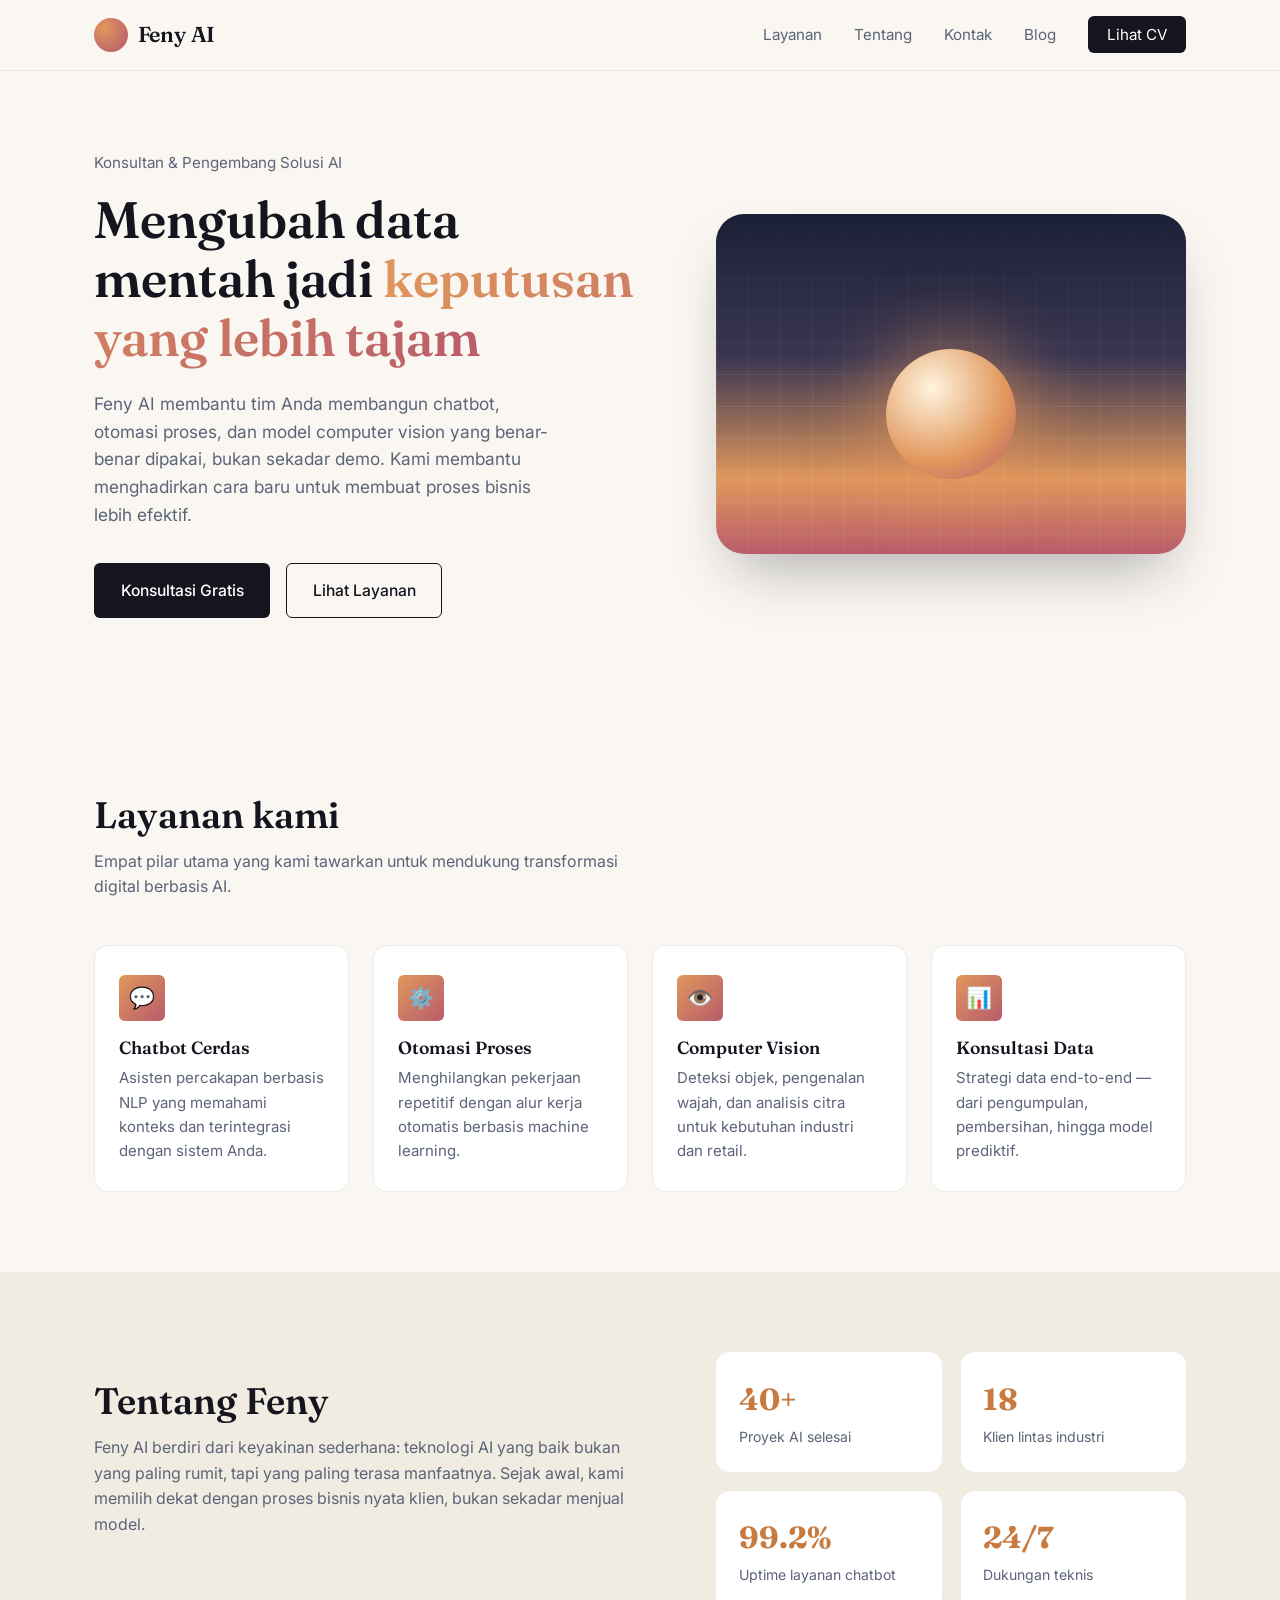
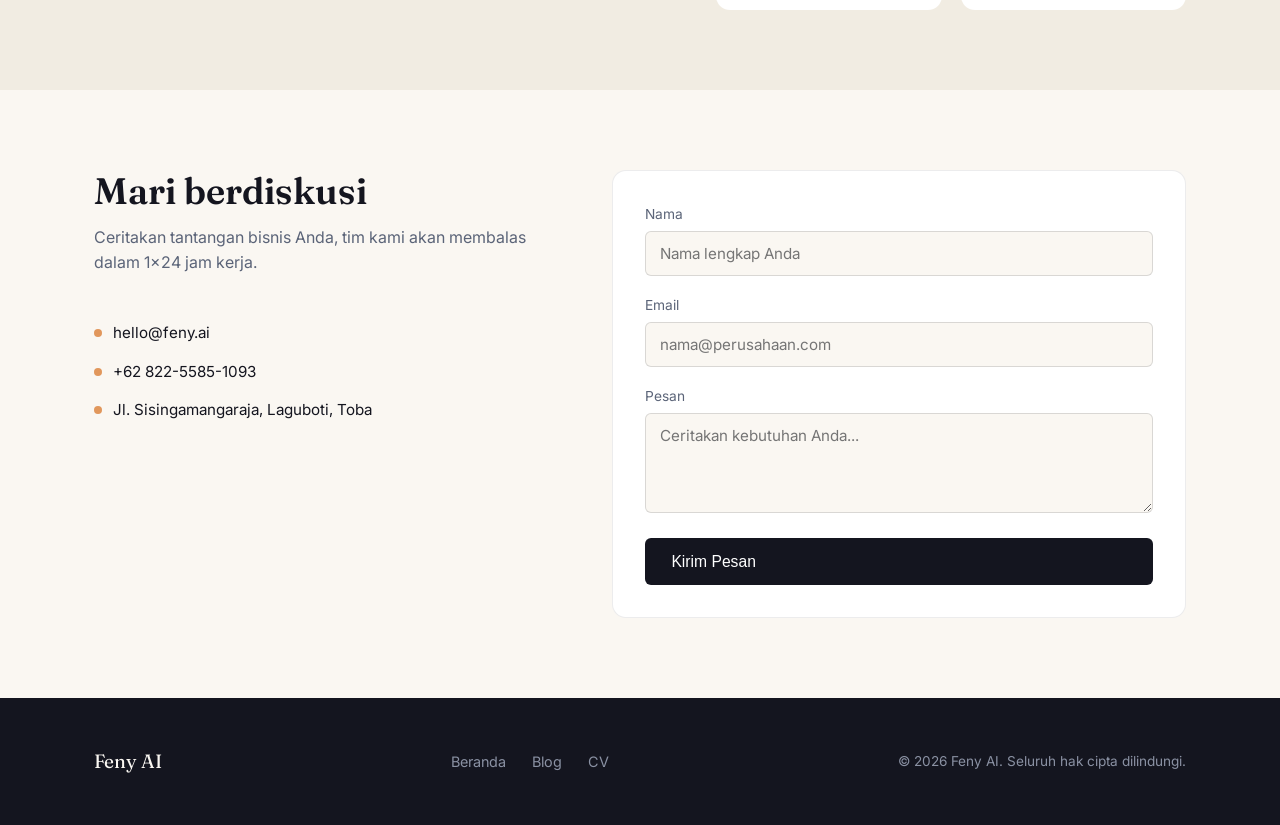
<file: index.html>
<!DOCTYPE html>
<html lang="id">
<head>
  <meta charset="UTF-8" />
  <meta name="viewport" content="width=device-width, initial-scale=1.0" />
  <title>Feny AI — Solusi Kecerdasan Buatan untuk Bisnis Anda</title>
  <meta name="description" content="Feny AI membantu perusahaan mengotomasi proses, membangun chatbot cerdas, dan mengambil keputusan berbasis data." />

  <!-- Google Fonts: Fraunces (display) & Inter (body) -->
  <link rel="preconnect" href="https://fonts.googleapis.com" />
  <link href="https://fonts.googleapis.com/css2?family=Fraunces:wght@500;600;700&family=Inter:wght@400;500;600&display=swap" rel="stylesheet" />

  <!-- External CSS murni (tanpa framework) -->
  <link rel="stylesheet" href="assets/css/style.css" />
</head>
<body>

  <!-- ===================== NAVBAR ===================== -->
  <header class="navbar">
    <div class="container navbar__inner">
      <a href="index.html" class="brand">
        <span class="brand__mark" aria-hidden="true"></span>
        Feny AI
      </a>

      <nav aria-label="Navigasi utama">
        <ul class="nav-links" id="navLinks">
          <li><a href="#layanan">Layanan</a></li>
          <li><a href="#tentang">Tentang</a></li>
          <li><a href="#kontak">Kontak</a></li>
          <li><a href="blog.html">Blog</a></li>
          <li><a href="cv.html" class="nav-cta">Lihat CV</a></li>
        </ul>
      </nav>

      <button class="nav-toggle" id="navToggle" aria-label="Buka menu navigasi" aria-expanded="false">☰</button>
    </div>
  </header>

  <main>

    <!-- ===================== HERO ===================== -->
    <section class="hero">
      <div class="container hero__inner">
        <div class="hero__content">
          <p class="eyebrow-note">Konsultan &amp; Pengembang Solusi AI</p>
          <h1>Mengubah data mentah jadi <em>keputusan yang lebih tajam</em></h1>
          <p class="lede">
            Feny AI membantu tim Anda membangun chatbot, otomasi proses, dan model computer vision
yang benar-benar dipakai, bukan sekadar demo. Kami membantu menghadirkan cara baru untuk membuat proses bisnis lebih efektif.
          </p>
          <div class="hero__actions">
            <a href="#kontak" class="btn btn-primary">Konsultasi Gratis</a>
            <a href="#layanan" class="btn btn-outline">Lihat Layanan</a>
          </div>
        </div>

        <!-- Visual dekoratif "horizon" — CSS murni, merepresentasikan fajar & insight AI -->
        <div class="horizon" aria-hidden="true">
          <div class="horizon__grid"></div>
          <div class="horizon__sun"></div>
        </div>
      </div>
    </section>

    <!-- ===================== LAYANAN ===================== -->
    <section id="layanan" class="section">
      <div class="container">
        <div class="section-head">
          <h2>Layanan kami</h2>
          <p>Empat pilar utama yang kami tawarkan untuk mendukung transformasi digital berbasis AI.</p>
        </div>

        <div class="layanan-grid">
          <article class="card-layanan">
            <div class="card-layanan__icon">💬</div>
            <h3>Chatbot Cerdas</h3>
            <p>Asisten percakapan berbasis NLP yang memahami konteks dan terintegrasi dengan sistem Anda.</p>
          </article>

          <article class="card-layanan">
            <div class="card-layanan__icon">⚙️</div>
            <h3>Otomasi Proses</h3>
            <p>Menghilangkan pekerjaan repetitif dengan alur kerja otomatis berbasis machine learning.</p>
          </article>

          <article class="card-layanan">
            <div class="card-layanan__icon">👁️</div>
            <h3>Computer Vision</h3>
            <p>Deteksi objek, pengenalan wajah, dan analisis citra untuk kebutuhan industri dan retail.</p>
          </article>

          <article class="card-layanan">
            <div class="card-layanan__icon">📊</div>
            <h3>Konsultasi Data</h3>
            <p>Strategi data end-to-end — dari pengumpulan, pembersihan, hingga model prediktif.</p>
          </article>
        </div>
      </div>
    </section>

    <!-- ===================== TENTANG ===================== -->
    <section id="tentang" class="section tentang">
      <div class="container tentang__inner">
        <div class="tentang__text">
          <div class="section-head">
            <h2>Tentang Feny </h2>
            <p>
              Feny AI berdiri dari keyakinan sederhana: teknologi AI yang baik bukan yang paling rumit,
              tapi yang paling terasa manfaatnya. Sejak awal, kami memilih dekat dengan proses bisnis nyata
              klien, bukan sekadar menjual model.
            </p>
          </div>
        </div>

        <div class="tentang__stats">
          <div class="stat">
            <strong>40+</strong>
            <span>Proyek AI selesai</span>
          </div>
          <div class="stat">
            <strong>18</strong>
            <span>Klien lintas industri</span>
          </div>
          <div class="stat">
            <strong>99.2%</strong>
            <span>Uptime layanan chatbot</span>
          </div>
          <div class="stat">
            <strong>24/7</strong>
            <span>Dukungan teknis</span>
          </div>
        </div>
      </div>
    </section>

    <!-- ===================== KONTAK ===================== -->
    <section id="kontak" class="section">
      <div class="container kontak__inner">
        <div class="kontak__info">
          <div class="section-head">
            <h2>Mari berdiskusi</h2>
            <p>Ceritakan tantangan bisnis Anda, tim kami akan membalas dalam 1x24 jam kerja.</p>
          </div>

          <ul class="kontak__list">
            <li><span class="dot" aria-hidden="true"></span> hello@feny.ai</li>
            <li><span class="dot" aria-hidden="true"></span> +62 822-5585-1093</li>
            <li><span class="dot" aria-hidden="true"></span> Jl. Sisingamangaraja, Laguboti, Toba</li>
          </ul>
        </div>

        <form class="kontak-form" action="#" method="post">
          <div class="field">
            <label for="nama">Nama</label>
            <input type="text" id="nama" name="nama" placeholder="Nama lengkap Anda" required />
          </div>
          <div class="field">
            <label for="email">Email</label>
            <input type="email" id="email" name="email" placeholder="nama@perusahaan.com" required />
          </div>
          <div class="field">
            <label for="pesan">Pesan</label>
            <textarea id="pesan" name="pesan" placeholder="Ceritakan kebutuhan Anda..." required></textarea>
          </div>
          <button type="submit" class="btn btn-primary">Kirim Pesan</button>
        </form>
      </div>
    </section>

  </main>

  <!-- ===================== FOOTER ===================== -->
  <footer class="site-footer">
    <div class="container footer__inner">
      <span class="footer__brand">Feny AI</span>

      <ul class="footer__links">
        <li><a href="index.html">Beranda</a></li>
        <li><a href="blog.html">Blog</a></li>
        <li><a href="cv.html">CV</a></li>
      </ul>

      <span class="footer__copy">&copy; 2026 Feny AI. Seluruh hak cipta dilindungi.</span>
    </div>
  </footer>

  <script>
    // Toggle menu navigasi pada tampilan mobile
    const navToggle = document.getElementById('navToggle');
    const navLinks = document.getElementById('navLinks');
    navToggle.addEventListener('click', () => {
      const isOpen = navLinks.classList.toggle('is-open');
      navToggle.setAttribute('aria-expanded', isOpen);
    });
  </script>
</body>
</html>
</file>
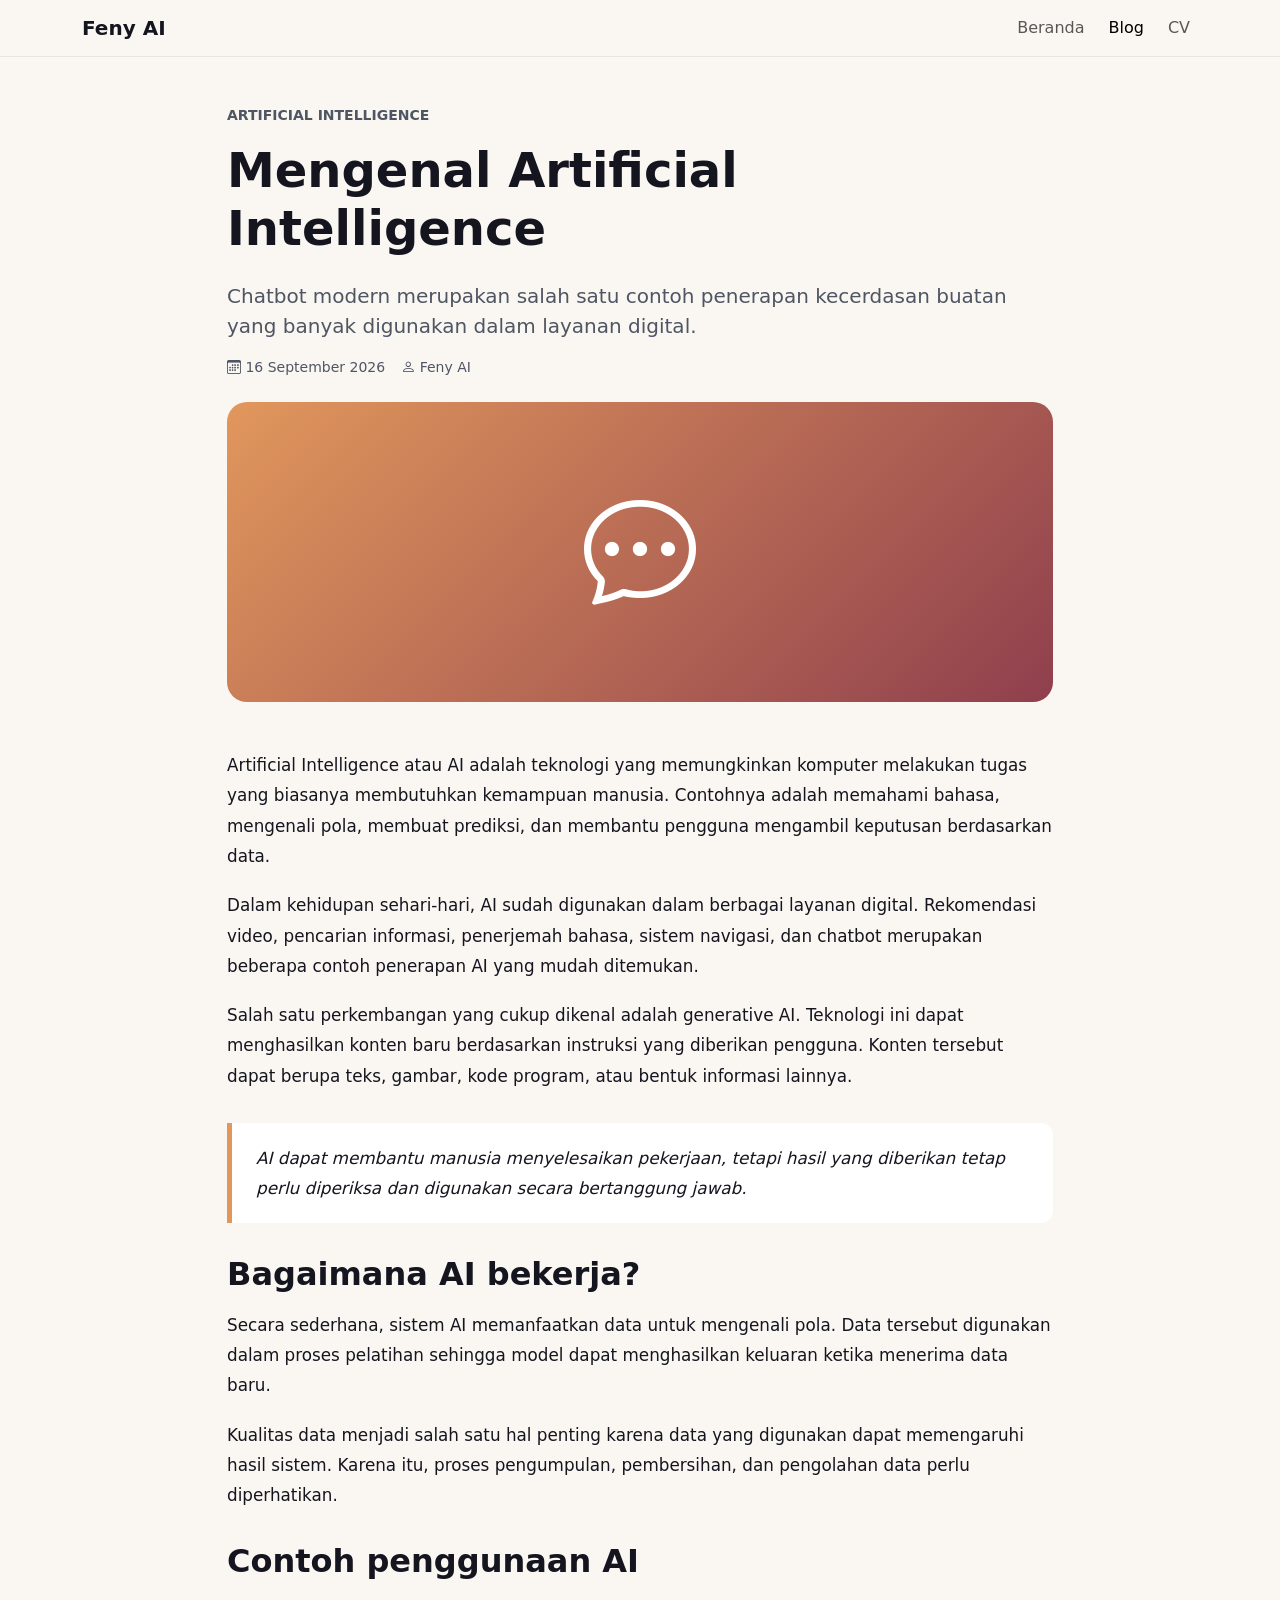
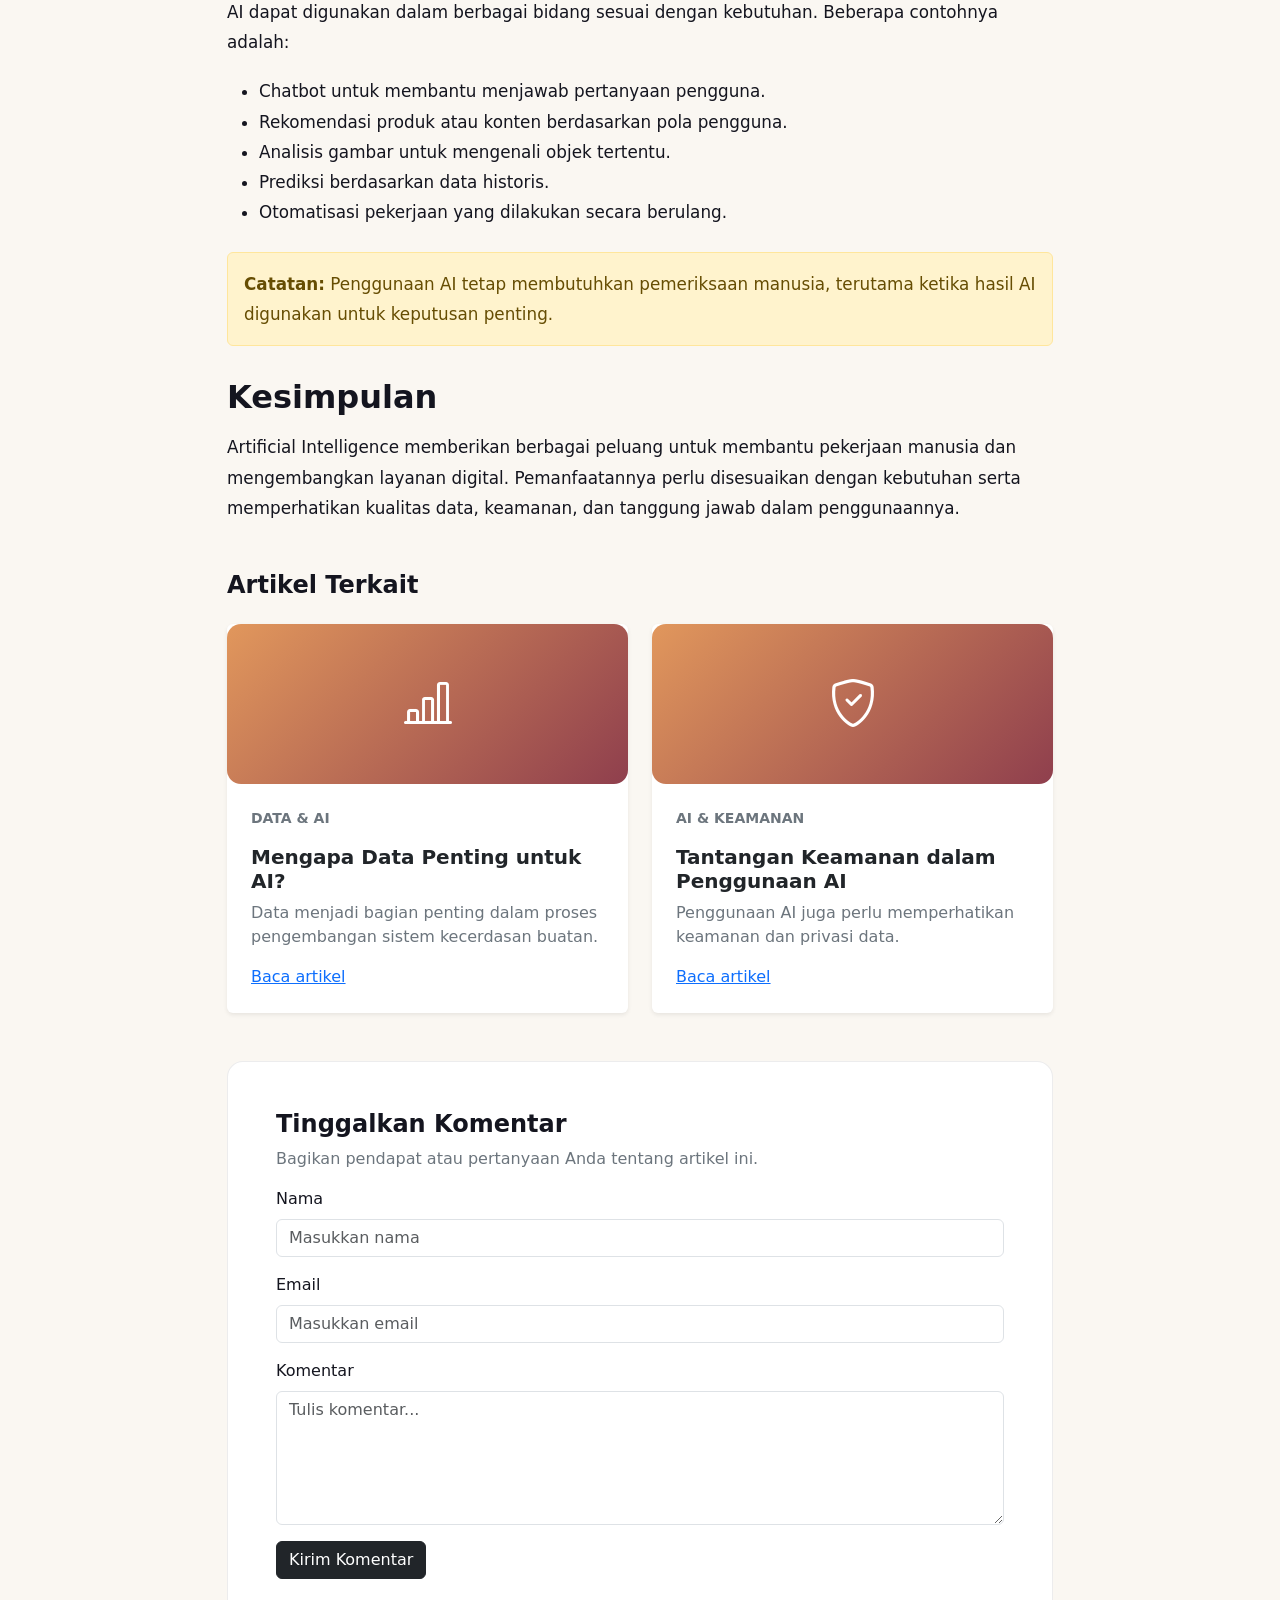
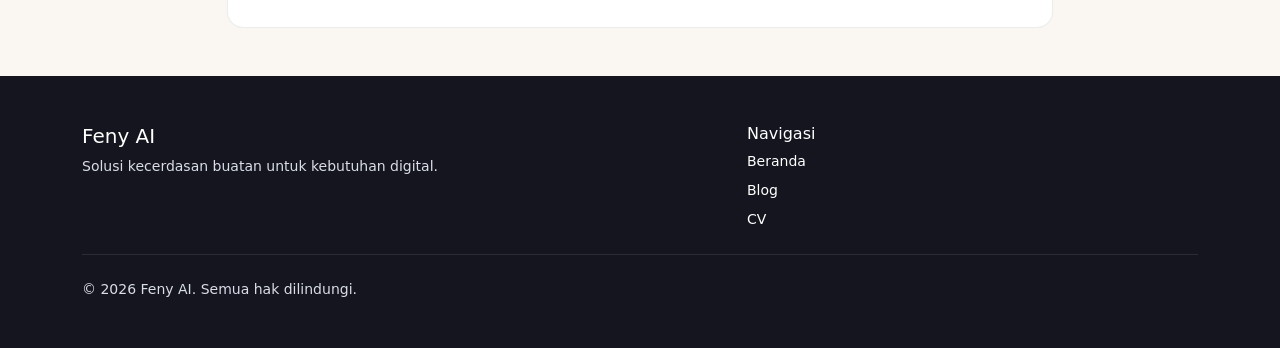
<file: blog-detail.html>
<!DOCTYPE html>
<html lang="id">
<head>
  <meta charset="UTF-8">
  <meta name="viewport" content="width=device-width, initial-scale=1.0">

  <title>Artificial Intelligence | Feny AI</title>

  <meta
    name="description"
    content="Artikel Feny AI tentang Artificial Intelligence, cara kerja AI, contoh penggunaan, data, dan pemanfaatan AI secara bertanggung jawab."
  >

  <!-- Bootstrap 5 -->
  <link
    href="https://cdn.jsdelivr.net/npm/bootstrap@5.3.3/dist/css/bootstrap.min.css"
    rel="stylesheet"
  >

  <!-- Bootstrap Icons -->
  <link
    rel="stylesheet"
    href="https://cdn.jsdelivr.net/npm/bootstrap-icons@1.11.3/font/bootstrap-icons.min.css"
  >

  <style>
    :root {
      --ak-ink: #14151f;
      --ak-amber: #e1975c;
      --ak-amber-deep: #7a4a1e;
      --ak-rose: #8f3f4d;
      --ak-cream: #faf7f2;
      --ak-muted: #4f5663;
      --ak-light: #d9dde8;
    }

    body {
      background-color: var(--ak-cream);
      color: var(--ak-ink);
    }

    .blog-navbar {
      background-color: rgba(250, 247, 242, 0.96);
      border-bottom: 1px solid rgba(20, 21, 31, 0.08);
    }

    .brand {
      color: var(--ak-ink);
      font-weight: 700;
      text-decoration: none;
    }

    .brand:hover {
      color: var(--ak-amber-deep);
    }

    .article-container {
      max-width: 850px;
    }

    .article-header .text-secondary {
      color: var(--ak-muted) !important;
    }

    .cover-detail {
      min-height: 300px;
      border-radius: 20px;
      display: flex;
      align-items: center;
      justify-content: center;

      background: linear-gradient(
        135deg,
        var(--ak-amber),
        var(--ak-rose)
      );

      color: #ffffff;
      overflow: hidden;
    }

    .cover-detail i {
      font-size: 7rem;
    }

    .article-content {
      line-height: 1.8;
      font-size: 1.05rem;
    }

    .article-content h2 {
      margin-top: 2rem;
      margin-bottom: 1rem;
      font-weight: 700;
    }

    .article-content p {
      margin-bottom: 1.2rem;
    }

    .article-content blockquote {
      margin: 2rem 0;
      padding: 1.25rem 1.5rem;
      border-left: 5px solid var(--ak-amber);
      background-color: #ffffff;
      border-radius: 0 12px 12px 0;
    }

    .article-content blockquote p {
      margin-bottom: 0;
      font-style: italic;
    }

    .related-cover {
      min-height: 160px;
      border-radius: 14px;
      display: flex;
      align-items: center;
      justify-content: center;

      background: linear-gradient(
        135deg,
        var(--ak-amber),
        var(--ak-rose)
      );

      color: #ffffff;
    }

    .related-cover i {
      font-size: 3rem;
    }

    .comment-form {
      background-color: #ffffff;
      border-radius: 16px;
      border: 1px solid rgba(20, 21, 31, 0.08);
    }

    .site-footer {
      background-color: var(--ak-ink);
    }

    .site-footer .text-secondary {
      color: var(--ak-light) !important;
    }

    .footer-link {
      color: #ffffff;
      text-decoration: none;
    }

    .footer-link:hover {
      color: #f0c9a7;
    }

    .footer-title {
      color: #ffffff;
    }
  </style>
</head>

<body>

  <!-- Navbar -->
  <nav class="navbar navbar-expand-lg blog-navbar sticky-top">
    <div class="container">

      <a class="navbar-brand brand" href="index.html">
        Feny AI
      </a>

      <button
        class="navbar-toggler"
        type="button"
        data-bs-toggle="collapse"
        data-bs-target="#mainNavbar"
        aria-controls="mainNavbar"
        aria-expanded="false"
        aria-label="Buka navigasi"
      >
        <span class="navbar-toggler-icon"></span>
      </button>

      <div class="collapse navbar-collapse" id="mainNavbar">

        <ul class="navbar-nav ms-auto align-items-lg-center gap-lg-2">

          <li class="nav-item">
            <a class="nav-link" href="index.html">
              Beranda
            </a>
          </li>

          <li class="nav-item">
            <a class="nav-link active" href="blog.html">
              Blog
            </a>
          </li>

          <li class="nav-item">
            <a class="nav-link" href="cv.html">
              CV
            </a>
          </li>

        </ul>

      </div>
    </div>
  </nav>

  <!-- Artikel -->
  <main class="container article-container py-5">

    <header class="article-header">

      <p class="small text-uppercase fw-semibold text-secondary">
        Artificial Intelligence
      </p>

      <h1 class="display-5 fw-bold mt-2">
        Mengenal Artificial Intelligence
      </h1>

      <p class="lead mt-4 text-secondary">
        Chatbot modern merupakan salah satu contoh penerapan
        kecerdasan buatan yang banyak digunakan dalam layanan digital.
      </p>

      <div class="d-flex flex-wrap gap-3 small text-secondary mt-3">

        <span>
          <i class="bi bi-calendar3"></i>
          16 September 2026
        </span>

        <span>
          <i class="bi bi-person"></i>
          Feny AI
        </span>

      </div>

    </header>

    <!-- Cover -->
    <div
      class="cover-detail mt-4"
      aria-hidden="true"
    >
      <i
        class="bi bi-chat-dots"
        aria-hidden="true"
      ></i>
    </div>

    <!-- Isi artikel -->
    <article class="article-content mt-5">

      <p>
        Artificial Intelligence atau AI adalah teknologi yang
        memungkinkan komputer melakukan tugas yang biasanya
        membutuhkan kemampuan manusia. Contohnya adalah memahami
        bahasa, mengenali pola, membuat prediksi, dan membantu
        pengguna mengambil keputusan berdasarkan data.
      </p>

      <p>
        Dalam kehidupan sehari-hari, AI sudah digunakan dalam
        berbagai layanan digital. Rekomendasi video, pencarian
        informasi, penerjemah bahasa, sistem navigasi, dan chatbot
        merupakan beberapa contoh penerapan AI yang mudah ditemukan.
      </p>

      <p>
        Salah satu perkembangan yang cukup dikenal adalah
        generative AI. Teknologi ini dapat menghasilkan konten
        baru berdasarkan instruksi yang diberikan pengguna.
        Konten tersebut dapat berupa teks, gambar, kode program,
        atau bentuk informasi lainnya.
      </p>

      <blockquote>

        <p>
          AI dapat membantu manusia menyelesaikan pekerjaan,
          tetapi hasil yang diberikan tetap perlu diperiksa
          dan digunakan secara bertanggung jawab.
        </p>

      </blockquote>

      <h2>
        Bagaimana AI bekerja?
      </h2>

      <p>
        Secara sederhana, sistem AI memanfaatkan data untuk
        mengenali pola. Data tersebut digunakan dalam proses
        pelatihan sehingga model dapat menghasilkan keluaran
        ketika menerima data baru.
      </p>

      <p>
        Kualitas data menjadi salah satu hal penting karena
        data yang digunakan dapat memengaruhi hasil sistem.
        Karena itu, proses pengumpulan, pembersihan, dan
        pengolahan data perlu diperhatikan.
      </p>

      <h2>
        Contoh penggunaan AI
      </h2>

      <p>
        AI dapat digunakan dalam berbagai bidang sesuai dengan
        kebutuhan. Beberapa contohnya adalah:
      </p>

      <ul>
        <li>
          Chatbot untuk membantu menjawab pertanyaan pengguna.
        </li>

        <li>
          Rekomendasi produk atau konten berdasarkan pola pengguna.
        </li>

        <li>
          Analisis gambar untuk mengenali objek tertentu.
        </li>

        <li>
          Prediksi berdasarkan data historis.
        </li>

        <li>
          Otomatisasi pekerjaan yang dilakukan secara berulang.
        </li>
      </ul>

      <!-- Alert -->
      <div
        class="alert alert-warning mt-4"
        role="alert"
      >
        <strong>Catatan:</strong>
        Penggunaan AI tetap membutuhkan pemeriksaan manusia,
        terutama ketika hasil AI digunakan untuk keputusan penting.
      </div>

      <h2>
        Kesimpulan
      </h2>

      <p>
        Artificial Intelligence memberikan berbagai peluang
        untuk membantu pekerjaan manusia dan mengembangkan
        layanan digital. Pemanfaatannya perlu disesuaikan
        dengan kebutuhan serta memperhatikan kualitas data,
        keamanan, dan tanggung jawab dalam penggunaannya.
      </p>

    </article>

    <!-- Artikel terkait -->
    <section class="mt-5">

      <h2 class="h4 fw-bold mb-4">
        Artikel Terkait
      </h2>

      <div class="row g-4">

        <!-- Artikel terkait 1 -->
        <div class="col-md-6">

          <article class="card h-100 border-0 shadow-sm">

            <div
              class="related-cover"
              aria-hidden="true"
            >
              <i class="bi bi-bar-chart-line"></i>
            </div>

            <div class="card-body p-4">

              <p class="small text-uppercase text-secondary fw-semibold">
                Data & AI
              </p>

              <h3 class="h5 fw-bold">
                Mengapa Data Penting untuk AI?
              </h3>

              <p class="text-secondary">
                Data menjadi bagian penting dalam proses
                pengembangan sistem kecerdasan buatan.
              </p>

              <a
                href="blog-detail.html"
                class="stretched-link"
              >
                Baca artikel
              </a>

            </div>

          </article>

        </div>

        <!-- Artikel terkait 2 -->
        <div class="col-md-6">

          <article class="card h-100 border-0 shadow-sm">

            <div
              class="related-cover"
              aria-hidden="true"
            >
              <i class="bi bi-shield-check"></i>
            </div>

            <div class="card-body p-4">

              <p class="small text-uppercase text-secondary fw-semibold">
                AI & Keamanan
              </p>

              <h3 class="h5 fw-bold">
                Tantangan Keamanan dalam Penggunaan AI
              </h3>

              <p class="text-secondary">
                Penggunaan AI juga perlu memperhatikan
                keamanan dan privasi data.
              </p>

              <a
                href="blog-detail.html"
                class="stretched-link"
              >
                Baca artikel
              </a>

            </div>

          </article>

        </div>

      </div>

    </section>

    <!-- Form komentar -->
    <section class="comment-form p-4 p-md-5 mt-5">

      <h2 class="h4 fw-bold">
        Tinggalkan Komentar
      </h2>

      <p class="text-secondary">
        Bagikan pendapat atau pertanyaan Anda tentang artikel ini.
      </p>

      <form>

        <div class="mb-3">

          <label
            for="nama"
            class="form-label"
          >
            Nama
          </label>

          <input
            type="text"
            class="form-control"
            id="nama"
            name="nama"
            placeholder="Masukkan nama"
            required
          >

        </div>

        <div class="mb-3">

          <label
            for="email"
            class="form-label"
          >
            Email
          </label>

          <input
            type="email"
            class="form-control"
            id="email"
            name="email"
            placeholder="Masukkan email"
            required
          >

        </div>

        <div class="mb-3">

          <label
            for="komentar"
            class="form-label"
          >
            Komentar
          </label>

          <textarea
            class="form-control"
            id="komentar"
            name="komentar"
            rows="5"
            placeholder="Tulis komentar..."
            required
          ></textarea>

        </div>

        <button
          type="submit"
          class="btn btn-dark"
        >
          Kirim Komentar
        </button>

      </form>

    </section>

  </main>

  <!-- Footer -->
  <footer class="site-footer py-5">

    <div class="container">

      <div class="row g-4">

        <div class="col-md-7">

          <h2 class="h5 footer-title">
            Feny AI
          </h2>

          <p class="small text-secondary mb-0 mt-2">
            Solusi kecerdasan buatan untuk kebutuhan digital.
          </p>

        </div>

        <div class="col-md-5">

          <h2 class="h6 footer-title">
            Navigasi
          </h2>

          <p class="small mb-0">

            <a
              href="index.html"
              class="footer-link"
            >
              Beranda
            </a>

          </p>

          <p class="small mb-0 mt-2">

            <a
              href="blog.html"
              class="footer-link"
            >
              Blog
            </a>

          </p>

          <p class="small mb-0 mt-2">

            <a
              href="cv.html"
              class="footer-link"
            >
              CV
            </a>

          </p>

        </div>

      </div>

      <hr class="border-secondary my-4">

      <p class="small text-secondary mb-0">
        © 2026 Feny AI. Semua hak dilindungi.
      </p>

    </div>

  </footer>

  <!-- Bootstrap JS -->
  <script
    src="https://cdn.jsdelivr.net/npm/bootstrap@5.3.3/dist/js/bootstrap.bundle.min.js"
  ></script>

</body>
</html>
</file>
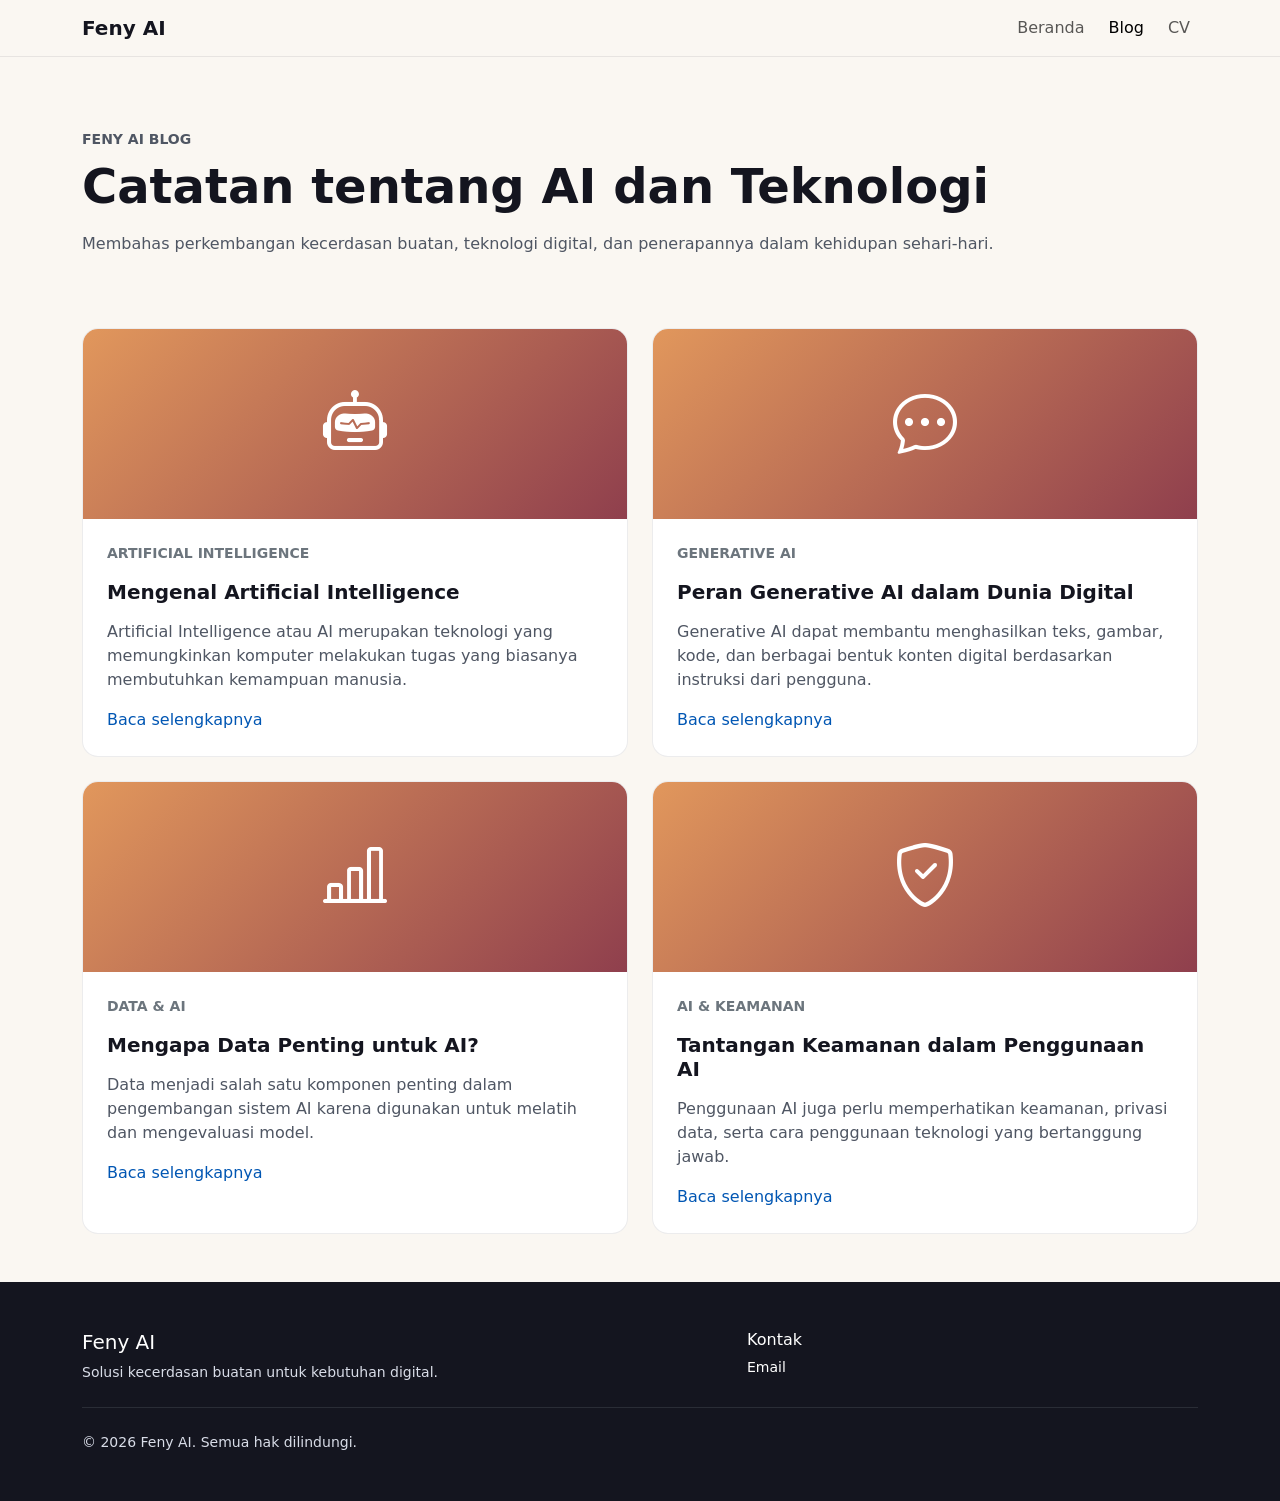
<file: blog.html>
<!DOCTYPE html>
<html lang="id">
<head>
  <meta charset="UTF-8">
  <meta name="viewport" content="width=device-width, initial-scale=1.0">

  <title>Blog | Feny AI</title>

  <meta
    name="description"
    content="Feny AI Blog membahas Artificial Intelligence, Generative AI, data, keamanan, dan penerapan teknologi AI dalam kehidupan sehari-hari."
  >

  <!-- Bootstrap 5 -->
  <link
    href="https://cdn.jsdelivr.net/npm/bootstrap@5.3.3/dist/css/bootstrap.min.css"
    rel="stylesheet"
  >

  <!-- Bootstrap Icons -->
  <link
    rel="stylesheet"
    href="https://cdn.jsdelivr.net/npm/bootstrap-icons@1.11.3/font/bootstrap-icons.min.css"
  >

  <style>
    :root {
      --ak-ink: #14151f;
      --ak-amber: #e1975c;
      --ak-amber-deep: #7a4a1e;
      --ak-rose: #8f3f4d;
      --ak-cream: #faf7f2;
      --ak-muted: #4f5663;
      --ak-light: #d9dde8;
    }

    body {
      background-color: var(--ak-cream);
      color: var(--ak-ink);
    }

    .blog-navbar {
      background-color: rgba(250, 247, 242, 0.96);
      border-bottom: 1px solid rgba(20, 21, 31, 0.08);
    }

    .brand {
      color: var(--ak-ink);
      font-weight: 700;
      text-decoration: none;
    }

    .brand:hover {
      color: var(--ak-amber-deep);
    }

    .blog-hero {
      background-color: var(--ak-cream);
    }

    /*
      Override Bootstrap text-secondary agar
      memenuhi contrast accessibility.
    */
    .blog-hero .text-secondary {
      color: var(--ak-muted) !important;
    }

    .blog-link {
      color: #0056b3;
      text-decoration: none;
    }

    .blog-link:hover {
      color: #003d80;
      text-decoration: underline;
    }

    .contact-link {
      color: #005f73;
      text-decoration: none;
    }

    .contact-link:hover {
      color: #003f4d;
      text-decoration: underline;
    }

    .article-card {
      border: 1px solid rgba(20, 21, 31, 0.08);
      border-radius: 16px;
      overflow: hidden;
      background-color: #ffffff;
      transition: transform 180ms ease, box-shadow 180ms ease;
    }

    .article-card:hover {
      transform: translateY(-4px);
      box-shadow: 0 12px 28px rgba(20, 21, 31, 0.08);
    }

    .article-cover {
      min-height: 190px;
      display: flex;
      align-items: center;
      justify-content: center;
      background: linear-gradient(
        135deg,
        var(--ak-amber),
        var(--ak-rose)
      );
      color: #ffffff;
    }

    .article-cover i {
      font-size: 4rem;
    }

    .card-title {
      color: var(--ak-ink);
    }

    .card-text {
      color: var(--ak-muted);
    }

    .read-more {
      color: #0056b3;
      font-weight: 600;
    }

    .footer {
      background-color: var(--ak-ink);
    }

    /*
      Footer menggunakan teks terang agar
      kontras dengan background gelap.
    */
    .footer .text-secondary {
      color: var(--ak-light) !important;
    }

    .footer-link {
      color: #ffffff;
      text-decoration: none;
    }

    .footer-link:hover {
      color: #f0c9a7;
    }

    .footer-title {
      color: #ffffff;
    }
  </style>
</head>

<body>

  <!-- Navbar -->
  <nav class="navbar navbar-expand-lg blog-navbar sticky-top">
    <div class="container">

      <a class="navbar-brand brand" href="index.html">
        Feny AI
      </a>

      <button
        class="navbar-toggler"
        type="button"
        data-bs-toggle="collapse"
        data-bs-target="#mainNavbar"
        aria-controls="mainNavbar"
        aria-expanded="false"
        aria-label="Buka navigasi"
      >
        <span class="navbar-toggler-icon"></span>
      </button>

      <div class="collapse navbar-collapse" id="mainNavbar">
        <ul class="navbar-nav ms-auto align-items-lg-center gap-lg-2">

          <li class="nav-item">
            <a class="nav-link" href="index.html">
              Beranda
            </a>
          </li>

          <li class="nav-item">
            <a
              class="nav-link active"
              aria-current="page"
              href="blog.html"
            >
              Blog
            </a>
          </li>

          <li class="nav-item">
            <a class="nav-link" href="cv.html">
              CV
            </a>
          </li>

        </ul>
      </div>
    </div>
  </nav>

  <!-- Hero -->
  <header class="blog-hero py-5">
    <div class="container py-4">

      <p class="mb-2 fw-semibold text-uppercase small text-secondary">
        Feny AI Blog
      </p>

      <h1 class="display-5 fw-bold">
        Catatan tentang AI dan Teknologi
      </h1>

      <p class="mt-3 mb-0 text-secondary">
        Membahas perkembangan kecerdasan buatan, teknologi digital,
        dan penerapannya dalam kehidupan sehari-hari.
      </p>

    </div>
  </header>

  <!-- Artikel -->
  <main class="container pb-5">
    <div class="row g-4">

      <!-- Artikel 1 -->
      <div class="col-md-6">
        <article class="card article-card h-100">

          <div
            class="article-cover"
            aria-hidden="true"
          >
            <i class="bi bi-robot"></i>
          </div>

          <div class="card-body p-4">

            <p class="small text-uppercase fw-semibold text-secondary">
              Artificial Intelligence
            </p>

            <h2 class="h5 card-title fw-bold">
              Mengenal Artificial Intelligence
            </h2>

            <p class="card-text mt-3">
              Artificial Intelligence atau AI merupakan teknologi
              yang memungkinkan komputer melakukan tugas yang
              biasanya membutuhkan kemampuan manusia.
            </p>

            <a
              href="blog-detail.html"
              class="blog-link stretched-link"
            >
              Baca selengkapnya
            </a>

          </div>
        </article>
      </div>

      <!-- Artikel 2 -->
      <div class="col-md-6">
        <article class="card article-card h-100">

          <div
            class="article-cover"
            aria-hidden="true"
          >
            <i class="bi bi-chat-dots"></i>
          </div>

          <div class="card-body p-4">

            <p class="small text-uppercase fw-semibold text-secondary">
              Generative AI
            </p>

            <h2 class="h5 card-title fw-bold">
              Peran Generative AI dalam Dunia Digital
            </h2>

            <p class="card-text mt-3">
              Generative AI dapat membantu menghasilkan teks,
              gambar, kode, dan berbagai bentuk konten digital
              berdasarkan instruksi dari pengguna.
            </p>

            <a
              href="blog-detail.html"
              class="blog-link stretched-link"
            >
              Baca selengkapnya
            </a>

          </div>
        </article>
      </div>

      <!-- Artikel 3 -->
      <div class="col-md-6">
        <article class="card article-card h-100">

          <div
            class="article-cover"
            aria-hidden="true"
          >
            <i class="bi bi-bar-chart-line"></i>
          </div>

          <div class="card-body p-4">

            <p class="small text-uppercase fw-semibold text-secondary">
              Data & AI
            </p>

            <h2 class="h5 card-title fw-bold">
              Mengapa Data Penting untuk AI?
            </h2>

            <p class="card-text mt-3">
              Data menjadi salah satu komponen penting dalam
              pengembangan sistem AI karena digunakan untuk
              melatih dan mengevaluasi model.
            </p>

            <a
              href="blog-detail.html"
              class="blog-link stretched-link"
            >
              Baca selengkapnya
            </a>

          </div>
        </article>
      </div>

      <!-- Artikel 4 -->
      <div class="col-md-6">
        <article class="card article-card h-100">

          <div
            class="article-cover"
            aria-hidden="true"
          >
            <i class="bi bi-shield-check"></i>
          </div>

          <div class="card-body p-4">

            <p class="small text-uppercase fw-semibold text-secondary">
              AI & Keamanan
            </p>

            <h2 class="h5 card-title fw-bold">
              Tantangan Keamanan dalam Penggunaan AI
            </h2>

            <p class="card-text mt-3">
              Penggunaan AI juga perlu memperhatikan keamanan,
              privasi data, serta cara penggunaan teknologi
              yang bertanggung jawab.
            </p>

            <a
              href="blog-detail.html"
              class="blog-link stretched-link"
            >
              Baca selengkapnya
            </a>

          </div>
        </article>
      </div>

    </div>
  </main>

  <!-- Footer -->
  <footer class="footer py-5">
    <div class="container">

      <div class="row g-4">

        <div class="col-md-7">

          <h2 class="h5 footer-title">
            Feny AI
          </h2>

          <p class="small mb-0 text-secondary">
            Solusi kecerdasan buatan untuk kebutuhan digital.
          </p>

        </div>

        <div class="col-md-5">

          <h2 class="h6 footer-title">
            Kontak
          </h2>

          <p class="small mb-0">

            <a
              href="mailto:feny@example.com"
              class="footer-link"
            >
              Email
            </a>

          </p>

        </div>

      </div>

      <hr class="border-secondary my-4">

      <p class="small text-secondary mb-0">
        © 2026 Feny AI. Semua hak dilindungi.
      </p>

    </div>
  </footer>

  <!-- Bootstrap JS -->
  <script
    src="https://cdn.jsdelivr.net/npm/bootstrap@5.3.3/dist/js/bootstrap.bundle.min.js"
  ></script>

</body>
</html>
</file>
<file: assets/css/style.css>
/* =========================================================
   Feny AI — Landing Page Stylesheet
   Ditulis sebagai CSS murni (tanpa framework) sesuai spesifikasi.
   ========================================================= */


/* ---------- 1. CSS VARIABLES (Design Tokens) ---------- */
:root {
  --ink: #14151f;
  --cream: #faf7f2;
  --cream-soft: #f1ece2;
  --amber: #e1975c;
  --amber-deep: #c97a3f;
  --rose: #b85c6b;
  --slate: #5b6478;
  --slate-light: #8a91a3;
  --white: #ffffff;

  --font-display: "Fraunces", Georgia, "Times New Roman", serif;
  --font-body: "Inter", -apple-system, BlinkMacSystemFont, "Segoe UI", sans-serif;

  --radius-sm: 6px;
  --radius-md: 14px;
  --radius-lg: 28px;

  --container-width: 1140px;
  --transition-fast: 180ms ease;
  --transition-slow: 420ms cubic-bezier(0.22, 1, 0.36, 1);
}


/* ---------- 2. RESET & BASE ---------- */
* {
  margin: 0;
  padding: 0;
  box-sizing: border-box;
}

html {
  scroll-behavior: smooth;
}

body {
  font-family: var(--font-body);
  color: var(--ink);
  background-color: var(--cream);
  line-height: 1.6;
  -webkit-font-smoothing: antialiased;
}

img {
  max-width: 100%;
  display: block;
}

a {
  color: inherit;
  text-decoration: none;
}

ul {
  list-style: none;
}

.container {
  width: 100%;
  max-width: var(--container-width);
  margin-inline: auto;
  padding-inline: 1.5rem;
}

h1,
h2,
h3 {
  font-family: var(--font-display);
  font-weight: 600;
  line-height: 1.15;
  color: var(--ink);
}


/* Fokus keyboard tetap terlihat demi aksesibilitas */
a:focus-visible,
button:focus-visible,
input:focus-visible,
textarea:focus-visible {
  outline: 3px solid var(--amber);
  outline-offset: 2px;
}


/* ---------- 3. NAVBAR (Flexbox) ---------- */
.navbar {
  position: sticky;
  top: 0;
  z-index: 50;
  background-color: rgba(250, 247, 242, 0.92);
  backdrop-filter: blur(6px);
  border-bottom: 1px solid rgba(20, 21, 31, 0.08);
}

/* Class tambahan untuk navbar pada halaman Blog */
.navbar-feny {
  background-color: rgba(250, 247, 242, 0.92);
}

.navbar__inner {
  display: flex;
  align-items: center;
  justify-content: space-between;
  padding-block: 1.1rem;
}

.brand {
  display: flex;
  align-items: center;
  gap: 0.6rem;
  font-family: var(--font-display);
  font-size: 1.35rem;
  font-weight: 600;
  letter-spacing: -0.01em;
}

.brand__mark {
  width: 34px;
  height: 34px;
  border-radius: 50%;
  background: radial-gradient(
    circle at 30% 30%,
    var(--amber),
    var(--rose) 90%
  );
  flex-shrink: 0;
}

.nav-links {
  display: flex;
  align-items: center;
  gap: 2rem;
}

.nav-links a {
  font-size: 0.95rem;
  color: var(--slate);
  transition: color var(--transition-fast);
  position: relative;
}

.nav-links a::after {
  content: "";
  position: absolute;
  left: 0;
  bottom: -4px;
  width: 0;
  height: 2px;
  background-color: var(--amber);
  transition: width var(--transition-fast);
}

.nav-links a:hover {
  color: var(--ink);
}

.nav-links a:hover::after {
  width: 100%;
}

.nav-links .nav-cta {
  background-color: var(--ink);
  color: var(--white);
  padding: 0.55rem 1.2rem;
  border-radius: var(--radius-sm);
  transition:
    background-color var(--transition-fast),
    transform var(--transition-fast);
}

.nav-links .nav-cta:hover {
  background-color: var(--amber-deep);
  transform: translateY(-1px);
}

.nav-links .nav-cta::after {
  display: none;
}

.nav-toggle {
  display: none;
  background: none;
  border: none;
  font-size: 1.5rem;
  cursor: pointer;
}


/* ---------- 4. HERO (Grid, dua kolom asimetris) ---------- */
.hero {
  padding-block: 5rem 6rem;
}

.hero__inner {
  display: grid;
  grid-template-columns: 1.1fr 0.9fr;
  gap: 3rem;
  align-items: center;
}

.eyebrow-note {
  color: var(--slate);
  font-size: 0.95rem;
  margin-bottom: 1rem;
}

.hero h1 {
  font-size: clamp(2.2rem, 4vw, 3.4rem);
  max-width: 16ch;
}

.hero h1 em {
  font-style: normal;
  background: linear-gradient(
    120deg,
    var(--amber) 0%,
    var(--rose) 100%
  );
  -webkit-background-clip: text;
  background-clip: text;
  color: transparent;
}

.hero p.lede {
  margin-top: 1.4rem;
  font-size: 1.08rem;
  color: var(--slate);
  max-width: 42ch;
}

.hero__actions {
  margin-top: 2.2rem;
  display: flex;
  gap: 1rem;
  flex-wrap: wrap;
}

.btn {
  display: inline-flex;
  align-items: center;
  gap: 0.5rem;
  padding: 0.85rem 1.6rem;
  border-radius: var(--radius-sm);
  font-size: 0.98rem;
  font-weight: 500;
  cursor: pointer;
  border: 1.5px solid transparent;
  transition:
    transform var(--transition-fast),
    background-color var(--transition-fast),
    border-color var(--transition-fast);
}

.btn-primary {
  background-color: var(--ink);
  color: var(--white);
}

.btn-primary:hover {
  background-color: var(--amber-deep);
  transform: translateY(-2px);
}

.btn-outline {
  border-color: var(--ink);
  color: var(--ink);
  background: transparent;
}

.btn-outline:hover {
  border-color: var(--amber-deep);
  color: var(--amber-deep);
  transform: translateY(-2px);
}


/* Visual "horizon" — merepresentasikan fajar/insight, dibuat murni dengan CSS */
.horizon {
  position: relative;
  height: 340px;
  border-radius: var(--radius-lg);
  overflow: hidden;
  background: linear-gradient(
    180deg,
    #1b2036 0%,
    #3a3652 42%,
    var(--amber) 78%,
    var(--rose) 100%
  );
  box-shadow: 0 30px 60px -20px rgba(20, 21, 31, 0.35);
}

.horizon__sun {
  position: absolute;
  left: 50%;
  bottom: 22%;
  width: 130px;
  height: 130px;
  border-radius: 50%;
  background: radial-gradient(
    circle at 35% 30%,
    #fff4df,
    var(--amber) 60%,
    var(--rose) 100%
  );
  transform: translateX(-50%);
  box-shadow: 0 0 70px 10px rgba(225, 151, 92, 0.55);
}

.horizon__grid {
  position: absolute;
  inset: 0;
  background-image:
    linear-gradient(
      rgba(255, 255, 255, 0.08) 1px,
      transparent 1px
    ),
    linear-gradient(
      90deg,
      rgba(255, 255, 255, 0.08) 1px,
      transparent 1px
    );
  background-size: 32px 32px;
  mask-image: linear-gradient(
    180deg,
    transparent 0%,
    black 55%
  );
}


/* ---------- 5. LAYANAN (Grid, kartu jasa AI) ---------- */
.section {
  padding-block: 5rem;
}

.section-head {
  max-width: 34rem;
  margin-bottom: 2.8rem;
}

.section-head h2 {
  font-size: clamp(1.7rem, 3vw, 2.3rem);
}

.section-head p {
  color: var(--slate);
  margin-top: 0.8rem;
}

.layanan-grid {
  display: grid;
  grid-template-columns: repeat(4, 1fr);
  gap: 1.5rem;
}

.card-layanan {
  background-color: var(--white);
  border: 1px solid rgba(20, 21, 31, 0.08);
  border-radius: var(--radius-md);
  padding: 1.8rem 1.5rem;
  transition:
    transform var(--transition-slow),
    box-shadow var(--transition-slow),
    border-color var(--transition-slow);
}

.card-layanan:hover {
  transform: translateY(-6px);
  border-color: transparent;
  box-shadow: 0 24px 40px -20px rgba(20, 21, 31, 0.25);
}

.card-layanan__icon {
  width: 46px;
  height: 46px;
  border-radius: var(--radius-sm);
  background: linear-gradient(
    135deg,
    var(--amber),
    var(--rose)
  );
  display: flex;
  align-items: center;
  justify-content: center;
  color: var(--white);
  font-size: 1.3rem;
  margin-bottom: 1.1rem;
}

.card-layanan h3 {
  font-size: 1.1rem;
  margin-bottom: 0.5rem;
}

.card-layanan p {
  color: var(--slate);
  font-size: 0.94rem;
}


/* ---------- 6. TENTANG (Flexbox, dua kolom) ---------- */
.tentang {
  background-color: var(--cream-soft);
}

.tentang__inner {
  display: flex;
  gap: 3rem;
  align-items: center;
}

.tentang__text {
  flex: 1.1;
}

.tentang__stats {
  flex: 0.9;
  display: grid;
  grid-template-columns: repeat(2, 1fr);
  gap: 1.2rem;
}

.stat {
  background-color: var(--white);
  border-radius: var(--radius-md);
  padding: 1.4rem;
  text-align: left;
}

.stat strong {
  display: block;
  font-family: var(--font-display);
  font-size: 1.9rem;
  color: var(--amber-deep);
}

.stat span {
  color: var(--slate);
  font-size: 0.88rem;
}


/* ---------- 7. KONTAK (Grid, form) ---------- */
.kontak__inner {
  display: grid;
  grid-template-columns: 0.9fr 1.1fr;
  gap: 3rem;
}

.kontak__info p {
  color: var(--slate);
  margin-top: 0.8rem;
}

.kontak__list {
  margin-top: 1.6rem;
  display: flex;
  flex-direction: column;
  gap: 0.9rem;
}

.kontak__list li {
  display: flex;
  gap: 0.7rem;
  align-items: center;
  color: var(--ink);
  font-size: 0.95rem;
}

.dot {
  width: 8px;
  height: 8px;
  border-radius: 50%;
  background-color: var(--amber);
  flex-shrink: 0;
}

form.kontak-form {
  background-color: var(--white);
  border-radius: var(--radius-md);
  padding: 2rem;
  border: 1px solid rgba(20, 21, 31, 0.08);
  display: flex;
  flex-direction: column;
  gap: 1.1rem;
}

.field label {
  display: block;
  font-size: 0.86rem;
  color: var(--slate);
  margin-bottom: 0.4rem;
}

.field input,
.field textarea {
  width: 100%;
  padding: 0.75rem 0.9rem;
  border-radius: var(--radius-sm);
  border: 1.5px solid rgba(20, 21, 31, 0.14);
  font-family: var(--font-body);
  font-size: 0.95rem;
  background-color: var(--cream);
  transition: border-color var(--transition-fast);
}

.field input:focus,
.field textarea:focus {
  border-color: var(--amber);
  outline: none;
}

.field textarea {
  resize: vertical;
  min-height: 100px;
}


/* ---------- 8. FOOTER ---------- */
.site-footer {
  background-color: var(--ink);
  color: var(--cream);
  padding-block: 3rem;
}

.footer__inner {
  display: flex;
  justify-content: space-between;
  align-items: center;
  flex-wrap: wrap;
  gap: 1.5rem;
}

.footer__brand {
  font-family: var(--font-display);
  font-size: 1.2rem;
}

.footer__links {
  display: flex;
  gap: 1.6rem;
}

.footer__links a {
  color: var(--slate-light);
  font-size: 0.9rem;
  transition: color var(--transition-fast);
}

.footer__links a:hover {
  color: var(--cream);
}

.footer__copy {
  color: var(--slate-light);
  font-size: 0.85rem;
}


/* =========================================================
   9. BLOG & BLOG DETAIL
   Custom CSS dipusatkan di stylesheet agar separation of
   concern tetap terjaga.
   ========================================================= */


/* Navbar untuk halaman Bootstrap */
.blog-navbar {
  background-color: rgba(250, 247, 242, 0.96);
  border-bottom: 1px solid rgba(20, 21, 31, 0.08);
}


/* Hero Blog */
.blog-hero {
  background-color: var(--cream);
}


/* Cover artikel dengan gradient */
.article-cover-gradient {
  background: linear-gradient(
    135deg,
    var(--amber),
    var(--rose)
  );
}


/* Cover artikel terkait */
.related-cover-gradient {
  background: linear-gradient(
    135deg,
    var(--amber),
    var(--rose)
  );
}


/* Link artikel */
.blog-link {
  color: #0056b3;
  text-decoration: none;
}

.blog-link:hover {
  color: #003d80;
}


/* Link kontak pada background terang */
.contact-link {
  color: #005f73;
}

.contact-link:hover {
  color: #003f4d;
}


/* Pagination */
.blog-pagination .page-link {
  color: #0056b3;
}

.blog-pagination .page-item.active .page-link {
  background-color: var(--ink);
  border-color: var(--ink);
  color: var(--white);
}

.blog-pagination .page-link:hover {
  color: #003d80;
}


/* Form komentar */
.comment-form {
  background-color: var(--white);
  border-radius: var(--radius-md);
}


/* Artikel terkait */
.related-article-cover {
  min-height: 160px;
  border-radius: var(--radius-md);
  overflow: hidden;
}


/* =========================================================
   10. MEDIA QUERIES (Responsive)
   ========================================================= */

@media (max-width: 960px) {
  .layanan-grid {
    grid-template-columns: repeat(2, 1fr);
  }

  .tentang__inner,
  .kontak__inner,
  .hero__inner {
    grid-template-columns: 1fr;
  }

  .tentang__inner {
    flex-direction: column;
  }

  .horizon {
    order: -1;
  }
}


@media (max-width: 640px) {
  .nav-links {
    position: absolute;
    top: 100%;
    left: 0;
    right: 0;
    background-color: var(--cream);
    flex-direction: column;
    align-items: flex-start;
    padding: 1.2rem 1.5rem;
    gap: 1.1rem;
    border-bottom: 1px solid rgba(20, 21, 31, 0.08);
    display: none;
  }

  .nav-links.is-open {
    display: flex;
  }

  .nav-toggle {
    display: block;
  }

  .layanan-grid {
    grid-template-columns: 1fr;
  }

  .footer__inner {
    flex-direction: column;
    align-items: flex-start;
  }

  .hero {
    padding-block: 3rem 3.5rem;
  }

  .section {
    padding-block: 3.2rem;
  }
}
</file>
